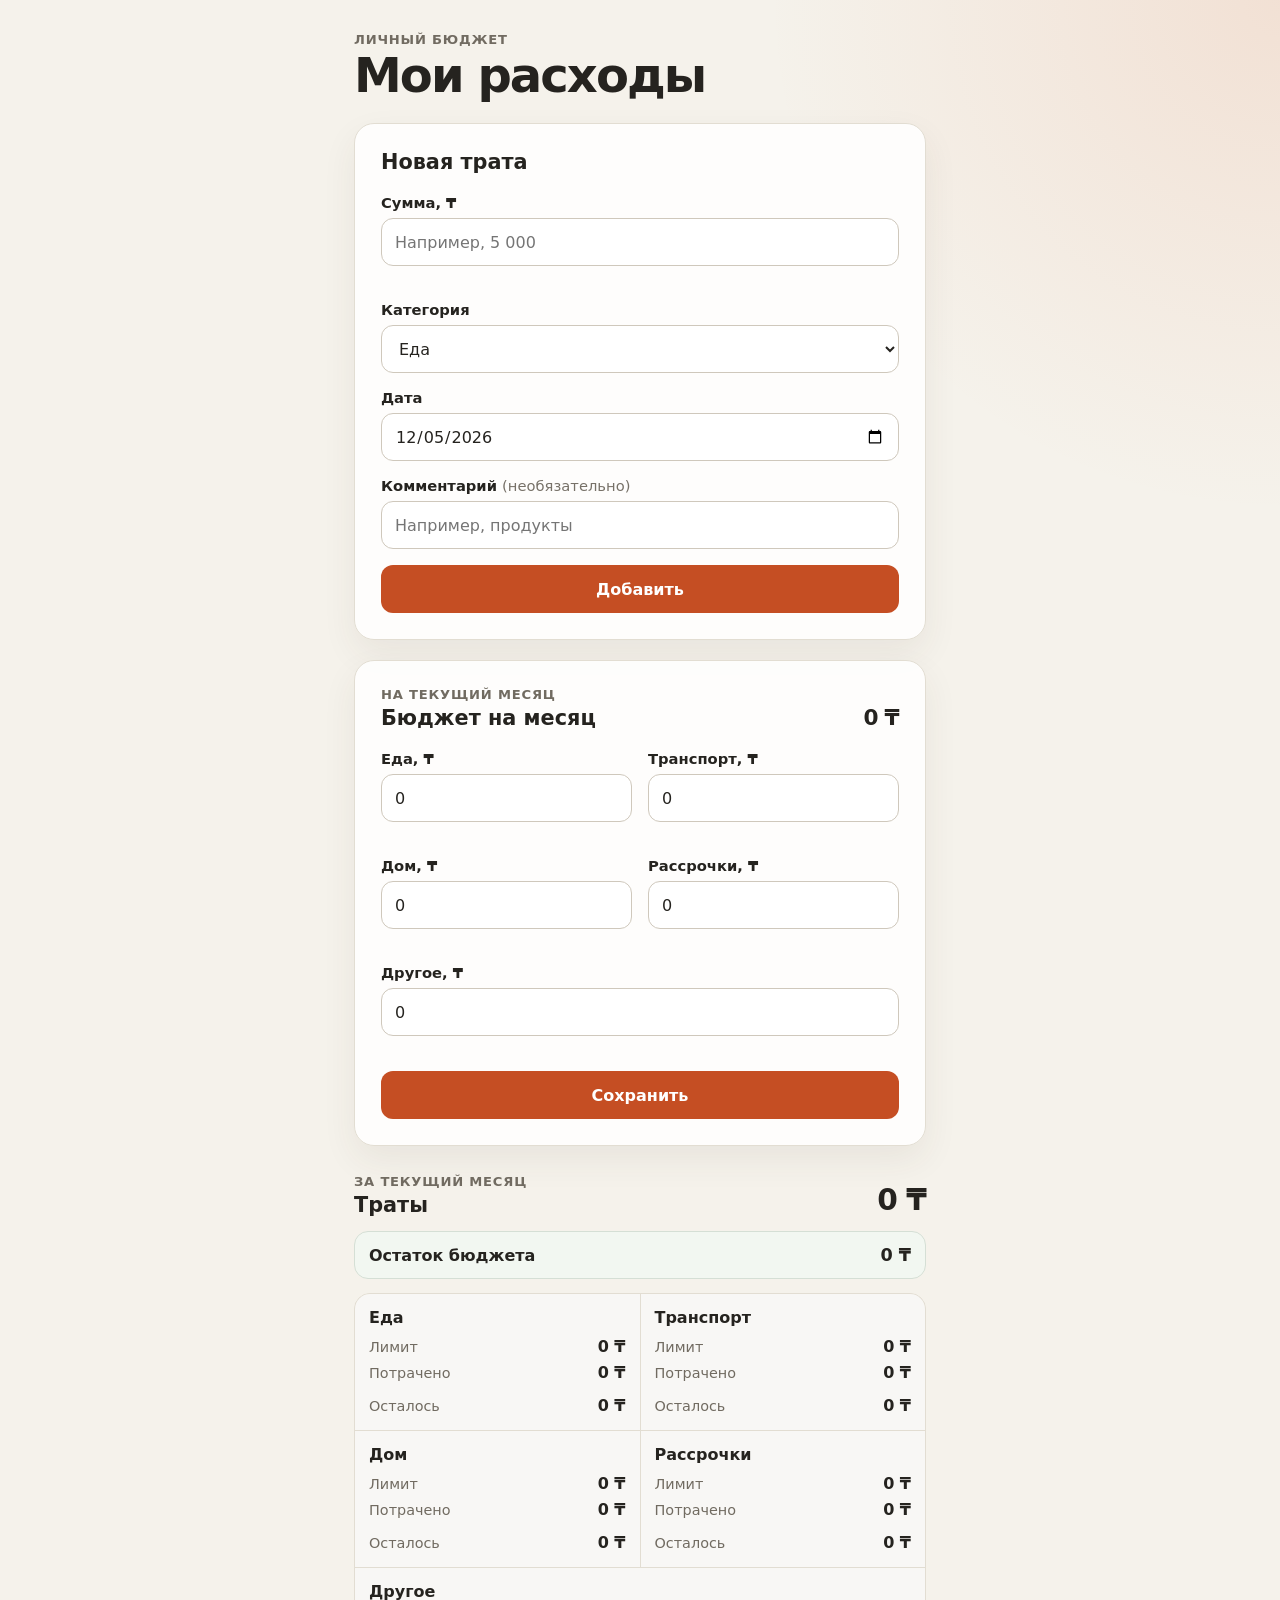
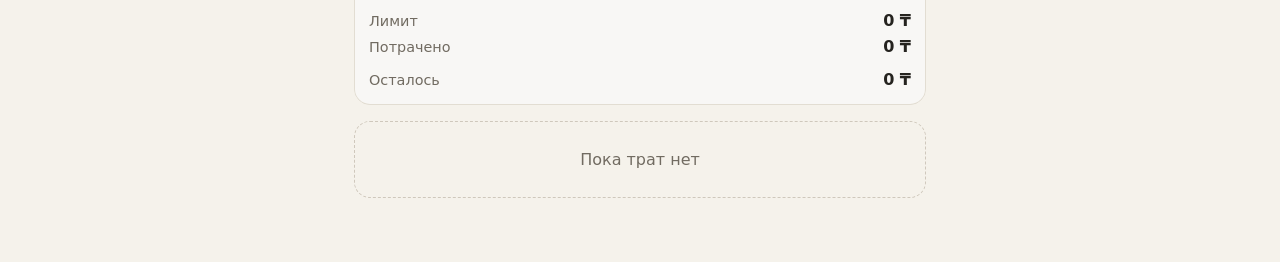
<file: index.html>
<!doctype html>
<html lang="ru">
  <head>
    <meta charset="UTF-8">
    <meta name="viewport" content="width=device-width, initial-scale=1.0">
    <meta name="theme-color" content="#f5f2eb">
    <title>Мои расходы</title>
    <link rel="stylesheet" href="styles.css">
  </head>
  <body>
    <main class="page">
      <header class="page__header">
        <p class="eyebrow">Личный бюджет</p>
        <h1>Мои расходы</h1>
      </header>

      <section class="card" aria-labelledby="form-title">
        <h2 id="form-title">Новая трата</h2>

        <form id="expense-form" novalidate>
          <div class="field">
            <label for="amount">Сумма, ₸</label>
            <input
              id="amount"
              name="amount"
              type="text"
              inputmode="numeric"
              autocomplete="off"
              placeholder="Например, 5 000"
              aria-describedby="amount-error"
              required
            >
            <p class="field__error" id="amount-error" role="alert"></p>
          </div>

          <div class="field">
            <label for="category">Категория</label>
            <select id="category" name="category">
              <option value="Еда">Еда</option>
              <option value="Транспорт">Транспорт</option>
              <option value="Дом">Дом</option>
              <option value="Рассрочки">Рассрочки</option>
              <option value="Другое">Другое</option>
            </select>
          </div>

          <div class="field">
            <label for="date">Дата</label>
            <input id="date" name="date" type="date" required>
          </div>

          <div class="field">
            <label for="comment">Комментарий <span>(необязательно)</span></label>
            <input
              id="comment"
              name="comment"
              type="text"
              maxlength="120"
              autocomplete="off"
              placeholder="Например, продукты"
            >
          </div>

          <div class="form-actions">
            <button type="submit" id="expense-submit">Добавить</button>
            <button class="button--secondary" type="button" id="cancel-edit" hidden>Отмена</button>
          </div>
        </form>
      </section>

      <section class="card budget" aria-labelledby="budget-title">
        <div class="budget__header">
          <div>
            <p class="summary__label">На текущий месяц</p>
            <h2 id="budget-title">Бюджет на месяц</h2>
          </div>
          <output class="budget__total" id="budget-total">0 ₸</output>
        </div>

        <form id="budget-form" novalidate>
          <div class="budget__fields">
            <div class="field budget__field">
              <label for="budget-food">Еда, ₸</label>
              <input
                id="budget-food"
                name="food"
                type="text"
                inputmode="numeric"
                autocomplete="off"
                aria-describedby="budget-food-error"
              >
              <p class="field__error" id="budget-food-error" role="alert"></p>
            </div>

            <div class="field budget__field">
              <label for="budget-transport">Транспорт, ₸</label>
              <input
                id="budget-transport"
                name="transport"
                type="text"
                inputmode="numeric"
                autocomplete="off"
                aria-describedby="budget-transport-error"
              >
              <p class="field__error" id="budget-transport-error" role="alert"></p>
            </div>

            <div class="field budget__field">
              <label for="budget-home">Дом, ₸</label>
              <input
                id="budget-home"
                name="home"
                type="text"
                inputmode="numeric"
                autocomplete="off"
                aria-describedby="budget-home-error"
              >
              <p class="field__error" id="budget-home-error" role="alert"></p>
            </div>

            <div class="field budget__field">
              <label for="budget-installments">Рассрочки, ₸</label>
              <input
                id="budget-installments"
                name="installments"
                type="text"
                inputmode="numeric"
                autocomplete="off"
                aria-describedby="budget-installments-error"
              >
              <p class="field__error" id="budget-installments-error" role="alert"></p>
            </div>

            <div class="field budget__field">
              <label for="budget-other">Другое, ₸</label>
              <input
                id="budget-other"
                name="other"
                type="text"
                inputmode="numeric"
                autocomplete="off"
                aria-describedby="budget-other-error"
              >
              <p class="field__error" id="budget-other-error" role="alert"></p>
            </div>
          </div>

          <button type="submit">Сохранить</button>
        </form>
      </section>

      <section class="expenses" aria-labelledby="expenses-title">
        <div class="summary">
          <div>
            <p class="summary__label">За текущий месяц</p>
            <h2 id="expenses-title">Траты</h2>
          </div>
          <output class="summary__total" id="month-total">0 ₸</output>
        </div>

        <div class="month-balance" id="month-budget-status" aria-live="polite">
          <span id="month-budget-label">Остаток бюджета</span>
          <output id="month-budget-balance">0 ₸</output>
        </div>

        <ul class="category-totals" aria-label="Итоги по категориям">
          <li>
            <p class="category-totals__name">Еда</p>
            <dl class="category-totals__details">
              <div>
                <dt>Лимит</dt>
                <dd><output id="category-limit-food">0 ₸</output></dd>
              </div>
              <div>
                <dt>Потрачено</dt>
                <dd><output id="category-total-food">0 ₸</output></dd>
              </div>
              <div class="category-totals__status">
                <dt id="category-status-label-food">Осталось</dt>
                <dd><output id="category-remaining-food">0 ₸</output></dd>
              </div>
            </dl>
          </li>
          <li>
            <p class="category-totals__name">Транспорт</p>
            <dl class="category-totals__details">
              <div>
                <dt>Лимит</dt>
                <dd><output id="category-limit-transport">0 ₸</output></dd>
              </div>
              <div>
                <dt>Потрачено</dt>
                <dd><output id="category-total-transport">0 ₸</output></dd>
              </div>
              <div class="category-totals__status">
                <dt id="category-status-label-transport">Осталось</dt>
                <dd><output id="category-remaining-transport">0 ₸</output></dd>
              </div>
            </dl>
          </li>
          <li>
            <p class="category-totals__name">Дом</p>
            <dl class="category-totals__details">
              <div>
                <dt>Лимит</dt>
                <dd><output id="category-limit-home">0 ₸</output></dd>
              </div>
              <div>
                <dt>Потрачено</dt>
                <dd><output id="category-total-home">0 ₸</output></dd>
              </div>
              <div class="category-totals__status">
                <dt id="category-status-label-home">Осталось</dt>
                <dd><output id="category-remaining-home">0 ₸</output></dd>
              </div>
            </dl>
          </li>
          <li>
            <p class="category-totals__name">Рассрочки</p>
            <dl class="category-totals__details">
              <div>
                <dt>Лимит</dt>
                <dd><output id="category-limit-installments">0 ₸</output></dd>
              </div>
              <div>
                <dt>Потрачено</dt>
                <dd><output id="category-total-installments">0 ₸</output></dd>
              </div>
              <div class="category-totals__status">
                <dt id="category-status-label-installments">Осталось</dt>
                <dd><output id="category-remaining-installments">0 ₸</output></dd>
              </div>
            </dl>
          </li>
          <li>
            <p class="category-totals__name">Другое</p>
            <dl class="category-totals__details">
              <div>
                <dt>Лимит</dt>
                <dd><output id="category-limit-other">0 ₸</output></dd>
              </div>
              <div>
                <dt>Потрачено</dt>
                <dd><output id="category-total-other">0 ₸</output></dd>
              </div>
              <div class="category-totals__status">
                <dt id="category-status-label-other">Осталось</dt>
                <dd><output id="category-remaining-other">0 ₸</output></dd>
              </div>
            </dl>
          </li>
        </ul>

        <p class="empty-state" id="empty-state">Пока трат нет</p>
        <ul class="expense-list" id="expense-list" aria-live="polite"></ul>
      </section>
    </main>

    <script src="script.js"></script>
  </body>
</html>
</file>
<file: styles.css>
:root {
  color-scheme: light;
  font-family: system-ui, -apple-system, BlinkMacSystemFont, "Segoe UI", sans-serif;
  color: #25231f;
  background: #f5f2eb;
  font-synthesis: none;
}

* {
  box-sizing: border-box;
}

body {
  min-width: 320px;
  margin: 0;
  background:
    radial-gradient(circle at top right, rgba(222, 119, 74, 0.14), transparent 32rem),
    #f5f2eb;
}

button,
input,
select {
  font: inherit;
}

.page {
  width: min(100%, 620px);
  margin: 0 auto;
  padding: 32px 16px 48px;
}

.page__header {
  margin-bottom: 24px;
}

.eyebrow,
.summary__label {
  margin: 0 0 4px;
  color: #716b61;
  font-size: 0.82rem;
  font-weight: 700;
  letter-spacing: 0.06em;
  text-transform: uppercase;
}

h1,
h2,
p {
  margin-top: 0;
}

h1 {
  margin-bottom: 0;
  font-size: clamp(2rem, 10vw, 3rem);
  line-height: 1;
  letter-spacing: -0.04em;
}

h2 {
  margin-bottom: 20px;
  font-size: 1.3rem;
}

.card {
  padding: 20px;
  border: 1px solid #e2ddd2;
  border-radius: 20px;
  background: rgba(255, 255, 255, 0.88);
  box-shadow: 0 14px 35px rgba(65, 53, 38, 0.07);
}

.budget {
  margin-top: 20px;
}

.budget__header {
  display: flex;
  flex-wrap: wrap;
  align-items: flex-end;
  justify-content: space-between;
  gap: 16px;
  margin-bottom: 20px;
}

.budget__header h2 {
  margin-bottom: 0;
}

.budget__total {
  flex: none;
  font-size: 1.35rem;
  font-weight: 850;
  letter-spacing: -0.03em;
  white-space: nowrap;
}

.budget__fields {
  display: grid;
  gap: 0 16px;
}

.budget__field {
  min-width: 0;
}

.field {
  margin-bottom: 16px;
}

label {
  display: block;
  margin-bottom: 7px;
  font-size: 0.92rem;
  font-weight: 700;
}

label span {
  color: #777168;
  font-weight: 400;
}

input,
select,
button {
  width: 100%;
  min-height: 48px;
  border-radius: 12px;
}

input,
select {
  border: 1px solid #cfc8bc;
  padding: 0 13px;
  color: #25231f;
  background: #fff;
}

input:focus,
select:focus,
button:focus-visible {
  outline: 3px solid rgba(197, 78, 35, 0.22);
  outline-offset: 2px;
  border-color: #c54e23;
}

input[aria-invalid="true"] {
  border-color: #b83228;
}

.field__error {
  min-height: 18px;
  margin: 5px 0 -4px;
  color: #a32b22;
  font-size: 0.82rem;
}

button {
  border: 0;
  padding: 0 20px;
  color: #fff;
  background: #c54e23;
  font-weight: 800;
  cursor: pointer;
}

button:active {
  transform: translateY(1px);
}

.form-actions {
  display: flex;
  flex-wrap: wrap;
  gap: 8px;
}

.form-actions button {
  flex: 1 1 140px;
  width: auto;
}

.button--secondary {
  border: 1px solid #cfc8bc;
  color: #45413b;
  background: #fff;
}

.expenses {
  margin-top: 28px;
}

.summary {
  display: flex;
  flex-wrap: wrap;
  align-items: flex-end;
  justify-content: space-between;
  gap: 16px;
  margin-bottom: 14px;
}

.summary h2 {
  margin-bottom: 0;
}

.summary__total {
  flex: none;
  font-size: clamp(1.35rem, 7vw, 1.85rem);
  font-weight: 850;
  letter-spacing: -0.03em;
}

.month-balance {
  display: flex;
  flex-wrap: wrap;
  align-items: center;
  justify-content: space-between;
  gap: 8px 16px;
  min-height: 48px;
  margin-bottom: 14px;
  padding: 11px 14px;
  border: 1px solid #d5dfd5;
  border-radius: 14px;
  background: #f2f7f1;
  font-weight: 750;
}

.month-balance output {
  flex: none;
  font-size: 1.1rem;
  font-weight: 850;
  white-space: nowrap;
}

.month-balance--overrun {
  border-color: #e3b4ad;
  color: #a32b22;
  background: #fbe7e3;
}

.category-totals {
  display: grid;
  gap: 1px;
  margin: 0 0 16px;
  padding: 0;
  overflow: hidden;
  border: 1px solid #e2ddd2;
  border-radius: 16px;
  background: #e2ddd2;
  list-style: none;
}

.category-totals li {
  min-height: 44px;
  padding: 14px;
  background: rgba(255, 255, 255, 0.78);
}

.category-totals__name {
  margin-bottom: 10px;
  font-weight: 800;
}

.category-totals__details {
  display: grid;
  gap: 7px;
  margin: 0;
}

.category-totals__details div {
  display: flex;
  align-items: center;
  justify-content: space-between;
  gap: 16px;
}

.category-totals dt {
  color: #716b61;
  font-size: 0.9rem;
}

.category-totals dd {
  margin: 0;
}

.category-totals__status {
  margin: 1px -7px -5px;
  padding: 6px 7px;
  border-radius: 9px;
}

.category-totals__status--overrun {
  background: #fbe7e3;
}

.category-totals__status--overrun dt,
.category-totals__status--overrun output {
  color: #a32b22;
  font-weight: 800;
}

.category-totals output {
  flex: none;
  font-weight: 800;
  white-space: nowrap;
}

.empty-state {
  padding: 28px 18px;
  border: 1px dashed #cfc8bc;
  border-radius: 16px;
  color: #716b61;
  text-align: center;
}

.expense-list {
  display: grid;
  gap: 10px;
  margin: 0;
  padding: 0;
  list-style: none;
}

.expense-item {
  display: grid;
  grid-template-columns: minmax(0, 1fr) auto;
  gap: 5px 12px;
  padding: 16px;
  border: 1px solid #e2ddd2;
  border-radius: 16px;
  background: rgba(255, 255, 255, 0.78);
}

.expense-item__category,
.expense-item__amount {
  margin: 0;
  font-weight: 800;
}

.expense-item__amount {
  white-space: nowrap;
}

.expense-item__date,
.expense-item__comment {
  margin: 0;
  color: #716b61;
  font-size: 0.9rem;
}

.expense-item__comment {
  grid-column: 1 / -1;
  overflow-wrap: anywhere;
  color: #45413b;
}

.expense-item__actions {
  display: grid;
  grid-column: 1 / -1;
  grid-template-columns: repeat(2, minmax(0, 1fr));
  gap: 8px;
  margin-top: 7px;
}

.expense-item__actions button {
  min-height: 44px;
  padding: 0 10px;
  font-size: 0.9rem;
}

.button--danger {
  border: 1px solid #d8a29b;
  color: #a32b22;
  background: #fff5f3;
}

@media (min-width: 520px) {
  .page {
    padding-inline: 24px;
  }

  .card {
    padding: 26px;
  }

  .budget__fields {
    grid-template-columns: repeat(2, minmax(0, 1fr));
  }

  .category-totals {
    grid-template-columns: repeat(2, minmax(0, 1fr));
  }

  .budget__field:last-child:nth-child(odd),
  .category-totals li:last-child:nth-child(odd) {
    grid-column: 1 / -1;
  }
}

@media (prefers-reduced-motion: reduce) {
  button:active {
    transform: none;
  }
}
</file>
